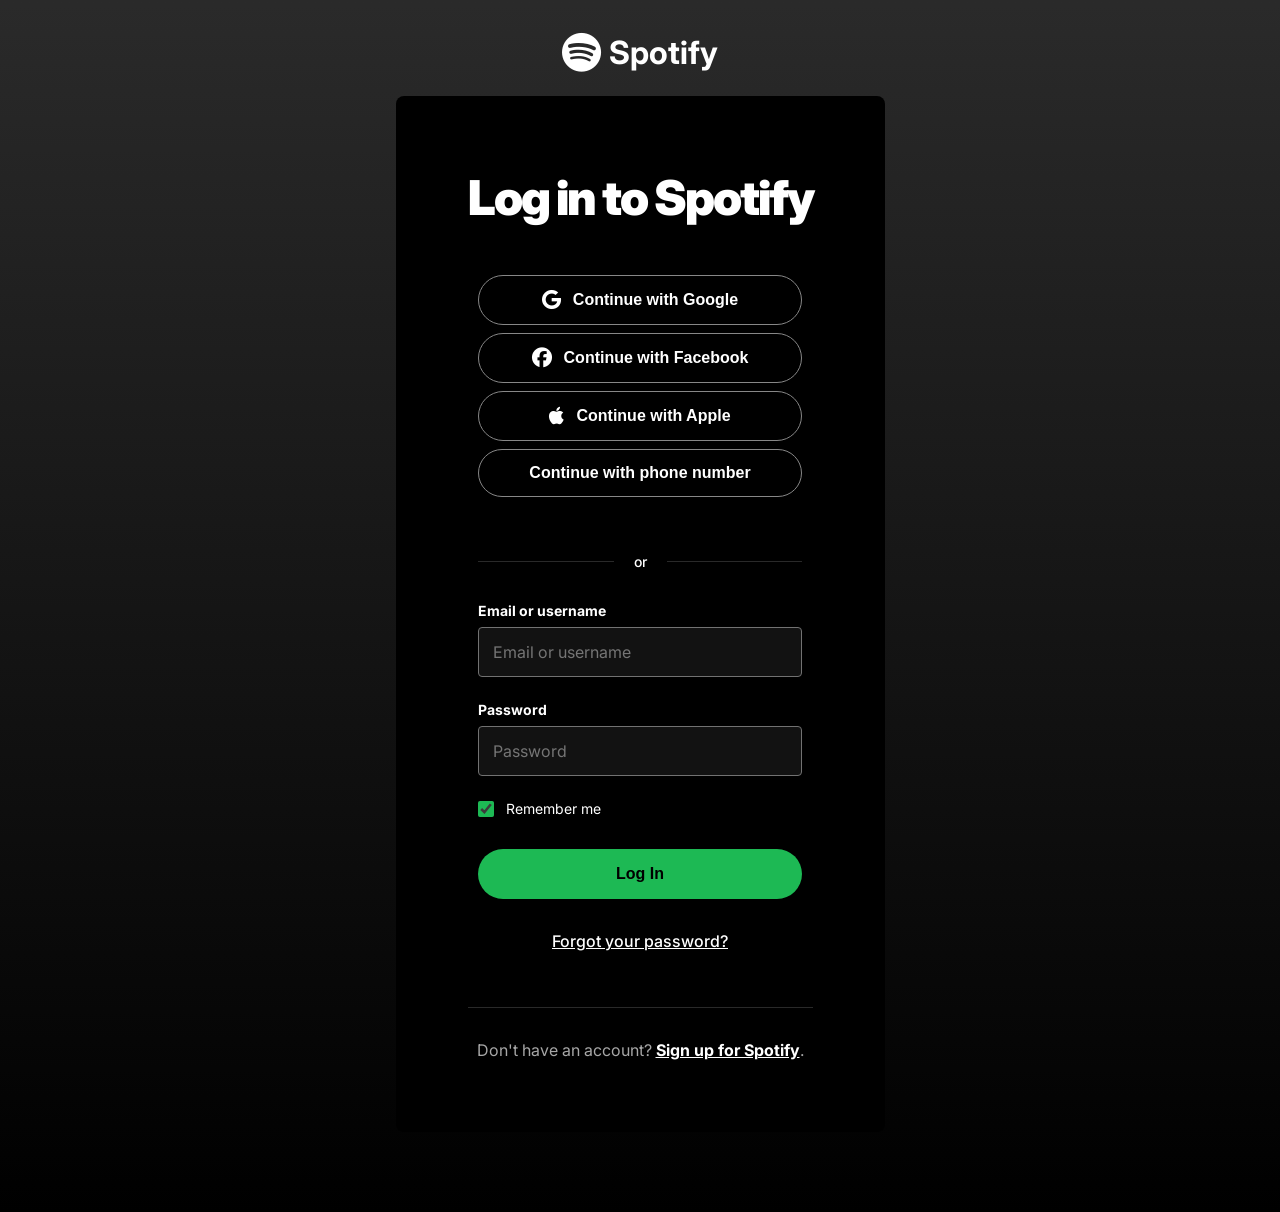
<file: login.html>
<!DOCTYPE html>
<html lang="en">
<head>
    <meta charset="UTF-8">
    <meta name="viewport" content="width=device-width, initial-scale=1.0">
    <title>Login - Spotify</title>
    <!-- Google Fonts -->
    <link href="https://fonts.googleapis.com/css2?family=Inter:wght@400;500;700;900&display=swap" rel="stylesheet">
    <!-- FontAwesome for Icons -->
    <link rel="stylesheet" href="https://cdnjs.cloudflare.com/ajax/libs/font-awesome/6.4.0/css/all.min.css">
    <!-- Custom CSS -->
    <link rel="stylesheet" href="css/signup.css">
</head>
<body class="login-body">

    <header class="login-header">
        <a href="index.html" class="logo-link">
            <i class="fab fa-spotify"></i>
            <span>Spotify</span>
        </a>
    </header>

    <main class="login-container">
        <h1 class="login-title">Log in to Spotify</h1>

        <div class="social-btns login-social-btns">
            <button id="google-login-btn" class="btn-social">
                <i class="fab fa-google"></i>
                Continue with Google
            </button>
            <button class="btn-social">
                <i class="fab fa-facebook"></i>
                Continue with Facebook
            </button>
            <button class="btn-social">
                <i class="fab fa-apple"></i>
                Continue with Apple
            </button>
            <button class="btn-social btn-social-outline">
                Continue with phone number
            </button>
        </div>

        <div class="divider">
            <span>or</span>
        </div>

        <div class="form-group">
            <label for="email">Email or username</label>
            <input type="text" id="email" placeholder="Email or username">
        </div>
        
        <div class="form-group">
            <label for="password">Password</label>
            <input type="password" id="password" placeholder="Password">
        </div>

        <div class="login-options">
            <label class="remember-me">
                <input type="checkbox" checked>
                <span class="checkmark"></span>
                Remember me
            </label>
        </div>

        <button class="submit-btn login-submit-btn" id="login-submit-btn">Log In</button>
        
        <div style="text-align: center; margin-bottom: 24px;">
            <a href="#" class="help-text" style="font-size: 16px;">Forgot your password?</a>
        </div>

        <div class="login-prompt">
            <hr style="border: 0; border-bottom: 1px solid #292929; margin-bottom: 32px; margin-top: 8px;">
            Don't have an account? <a href="signup.html">Sign up for Spotify</a>.
        </div>
    </main>

    <script>
        document.getElementById('login-submit-btn').addEventListener('click', () => {
            const email = document.getElementById('email').value.trim();
            const password = document.getElementById('password').value.trim();
            if (email && password) {
                localStorage.setItem('user_email', email);
                localStorage.removeItem('google_token');
                window.location.href = 'index.html';
            } else {
                alert('Please enter both email and password.');
            }
        });

        document.getElementById('google-login-btn').addEventListener('click', () => {
            alert('Google Login is currently disabled. Please use the email flow.');
        });
    </script>
</body>
</html>
</file>
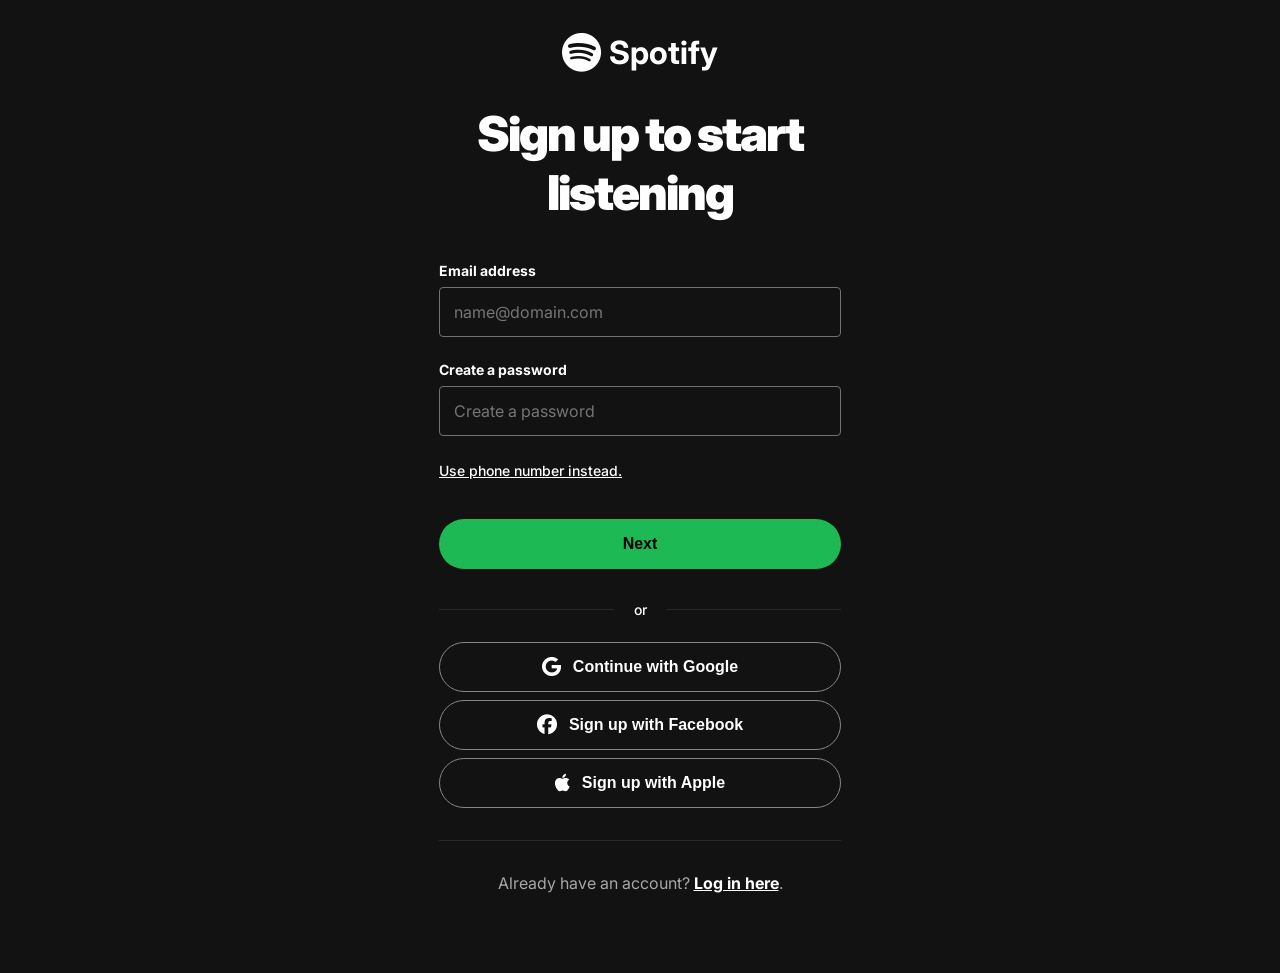
<file: signup.html>
<!DOCTYPE html>
<html lang="en">
<head>
    <meta charset="UTF-8">
    <meta name="viewport" content="width=device-width, initial-scale=1.0">
    <title>Sign up - Spotify</title>
    <!-- Google Fonts -->
    <link href="https://fonts.googleapis.com/css2?family=Inter:wght@400;500;700;900&display=swap" rel="stylesheet">
    <!-- FontAwesome for Icons -->
    <link rel="stylesheet" href="https://cdnjs.cloudflare.com/ajax/libs/font-awesome/6.4.0/css/all.min.css">
    <!-- Custom CSS -->
    <link rel="stylesheet" href="css/signup.css">
</head>
<body>

    <header>
        <a href="index.html" class="logo-link">
            <i class="fab fa-spotify"></i>
            <span>Spotify</span>
        </a>
    </header>

    <main class="signup-container">
        <h1 class="signup-title">Sign up to start listening</h1>

        <div class="form-group">
            <label for="email">Email address</label>
            <input type="email" id="email" placeholder="name@domain.com">
        </div>

        <div class="form-group">
            <label for="password">Create a password</label>
            <input type="password" id="password" placeholder="Create a password">
        </div>

        <span class="help-text">Use phone number instead.</span>

        <button class="submit-btn" id="submit-btn">Next</button>

        <div class="divider">
            <span>or</span>
        </div>

        <div class="social-btns">
            <button id="google-login-btn" class="btn-social">
                <i class="fab fa-google"></i>
                Continue with Google
            </button>
            <button class="btn-social">
                <i class="fab fa-facebook"></i>
                Sign up with Facebook
            </button>
            <button class="btn-social">
                <i class="fab fa-apple"></i>
                Sign up with Apple
            </button>
        </div>

        <div class="login-prompt">
            <hr style="border: 0; border-bottom: 1px solid #292929; margin-bottom: 32px; margin-top: 32px;">
            Already have an account? <a href="login.html">Log in here</a>.
        </div>
    </main>
    <script>
        document.getElementById('submit-btn').addEventListener('click', () => {
            const email = document.getElementById('email').value.trim();
            const password = document.getElementById('password').value.trim();
            if (email && password) {
                localStorage.setItem('user_email', email);
                localStorage.removeItem('google_token');
                window.location.href = 'index.html';
            } else if (!email) {
                alert('Please enter an email address.');
            } else {
                alert('Please enter a password.');
            }
        });

        document.getElementById('google-login-btn').addEventListener('click', () => {
            alert('Google Login is currently disabled. Please use the email flow.');
        });
    </script>
</body>
</html>
</file>
<file: css/signup.css>
:root {
    --spotify-green: #1DB954;
    --spotify-green-hover: #1ed760;
    --bg-base: #121212;
    --text-base: #ffffff;
    --text-subdued: #a7a7a7;
    --input-bg: #121212;
    --input-border: #727272;
    --input-border-hover: #fff;
    --btn-social-bg: transparent;
    --btn-social-border: #878787;
    --btn-social-hover: #fff;
}

* {
    margin: 0;
    padding: 0;
    box-sizing: border-box;
}

body {
    font-family: 'Inter', -apple-system, BlinkMacSystemFont, "Segoe UI", Roboto, Helvetica, Arial, sans-serif;
    background-color: var(--bg-base);
    color: var(--text-base);
    display: flex;
    flex-direction: column;
    align-items: center;
    min-height: 100vh;
}

header {
    width: 100%;
    padding: 32px 0;
    display: flex;
    justify-content: center;
    background-color: var(--bg-base);
}

.logo-link {
    display: flex;
    align-items: center;
    gap: 8px;
    text-decoration: none;
    color: var(--text-base);
    font-size: 32px;
    font-weight: 700;
}
.logo-link i {
    font-size: 40px;
}

.signup-container {
    width: 100%;
    max-width: 450px;
    padding: 0 24px;
    margin-bottom: 80px;
}

.signup-title {
    font-size: 48px;
    font-weight: 900;
    letter-spacing: -2px;
    text-align: center;
    margin-bottom: 40px;
}

.social-btns {
    display: flex;
    flex-direction: column;
    gap: 8px;
    margin-bottom: 24px;
}

.btn-social {
    display: flex;
    align-items: center;
    justify-content: center;
    gap: 12px;
    width: 100%;
    padding: 14px;
    background-color: var(--btn-social-bg);
    border: 1px solid var(--btn-social-border);
    border-radius: 500px;
    color: var(--text-base);
    font-size: 16px;
    font-weight: 700;
    cursor: pointer;
    transition: transform 0.1s, border-color 0.2s;
}

.btn-social i {
    font-size: 20px;
}

.btn-social:hover {
    border-color: var(--btn-social-hover);
    transform: scale(1.02);
}

.divider {
    display: flex;
    align-items: center;
    text-align: center;
    margin-bottom: 24px;
}

.divider::before,
.divider::after {
    content: '';
    flex: 1;
    border-bottom: 1px solid #292929;
}

.divider:not(:empty)::before {
    margin-right: .25em;
}

.divider:not(:empty)::after {
    margin-left: .25em;
}

.divider span {
    padding: 0 16px;
    color: var(--text-base);
    font-size: 14px;
    font-weight: 500;
}

.form-group {
    margin-bottom: 24px;
    display: flex;
    flex-direction: column;
    gap: 8px;
}

.form-group label {
    font-size: 14px;
    font-weight: 700;
}

.form-group input {
    width: 100%;
    padding: 14px;
    border-radius: 4px;
    border: 1px solid var(--input-border);
    background-color: var(--input-bg);
    color: var(--text-base);
    font-size: 16px;
    font-family: inherit;
    transition: border-color 0.2s;
}

.form-group input:hover {
    border-color: var(--input-border-hover);
}

.form-group input:focus {
    outline: none;
    border: 3px solid #fff;
    padding: 12px; /* adjust for border to prevent layout shift */
}

.help-text {
    text-decoration: underline;
    color: var(--text-base);
    font-size: 14px;
    font-weight: 500;
    display: inline-block;
    margin-bottom: 24px;
    cursor: pointer;
}

.help-text:hover {
    color: var(--spotify-green);
}

.submit-btn {
    width: 100%;
    padding: 16px;
    border-radius: 500px;
    background-color: var(--spotify-green);
    color: #000;
    border: none;
    font-size: 16px;
    font-weight: 700;
    cursor: pointer;
    transition: background-color 0.2s, transform 0.1s;
    margin-top: 16px;
    margin-bottom: 32px;
}

.submit-btn:hover {
    background-color: var(--spotify-green-hover);
    transform: scale(1.04);
}

.login-prompt {
    text-align: center;
    font-size: 16px;
    color: var(--text-subdued);
}

.login-prompt a {
    color: var(--text-base);
    font-weight: 700;
}

.login-prompt a:hover {
    color: var(--spotify-green);
}

/* Google Auth Modal Styles */
#google-modal-overlay {
    position: fixed;
    top: 0; left: 0; right: 0; bottom: 0;
    background-color: rgba(0, 0, 0, 0.5);
    display: flex;
    justify-content: center;
    align-items: center;
    z-index: 2000;
}

.google-modal-hidden {
    display: none !important;
}

.google-modal-visible {
    display: flex !important;
}

.google-modal-content {
    background-color: #fff;
    color: #202124;
    width: 448px;
    border-radius: 8px;
    padding: 48px 40px 36px;
    display: flex;
    flex-direction: column;
    align-items: center;
    box-shadow: 0 4px 6px rgba(0,0,0,0.2);
    font-family: "Google Sans", Roboto, Arial, sans-serif;
}

.account-list {
    width: 100%;
    display: flex;
    flex-direction: column;
    border-top: 1px solid #dadce0;
}

.account-item {
    display: flex;
    align-items: center;
    padding: 12px 24px;
    cursor: pointer;
    border-bottom: 1px solid #dadce0;
    transition: background-color 0.2s;
}

.account-item:hover {
    background-color: #f8f9fa;
}

.account-item .avatar {
    width: 36px;
    height: 36px;
    border-radius: 50%;
    margin-right: 12px;
}

.account-info {
    display: flex;
    flex-direction: column;
}

.account-name {
    font-weight: 500;
    font-size: 14px;
    color: #3c4043;
}

.account-email {
    font-size: 12px;
    color: #5f6368;
}

/* Specific Login Page Styles */
.login-body {
    background: linear-gradient(rgba(255, 255, 255, 0.1) 0%, rgb(0, 0, 0) 100%);
    background-color: var(--bg-base);
}

.login-header {
    background-color: transparent;
    padding: 32px 0 24px;
}

.login-container {
    background-color: #000;
    max-width: 734px;
    padding: 72px;
    border-radius: 8px;
    margin-bottom: 80px;
    display: flex;
    flex-direction: column;
    align-items: center;
}

.login-title {
    font-size: 48px;
    font-weight: 900;
    letter-spacing: -2px;
    text-align: center;
    margin-bottom: 48px;
}

.login-social-btns {
    width: 100%;
    max-width: 324px;
}

.btn-social-outline {
    border: 1px solid var(--btn-social-border);
    color: var(--text-base);
}

.login-container .form-group {
    width: 100%;
    max-width: 324px;
}

.login-container .divider {
    width: 100%;
    max-width: 324px;
    margin: 32px 0;
}

.login-options {
    width: 100%;
    max-width: 324px;
    display: flex;
    align-items: center;
    margin-bottom: 32px;
}

.remember-me {
    display: flex;
    align-items: center;
    font-size: 14px;
    color: var(--text-base);
    cursor: pointer;
}

.remember-me input {
    margin-right: 12px;
    width: 16px;
    height: 16px;
    accent-color: var(--spotify-green);
    cursor: pointer;
}

.login-submit-btn {
    max-width: 324px;
    margin-top: 0;
}

.login-container .login-prompt {
    width: 100%;
    max-width: 450px;
}
</file>
